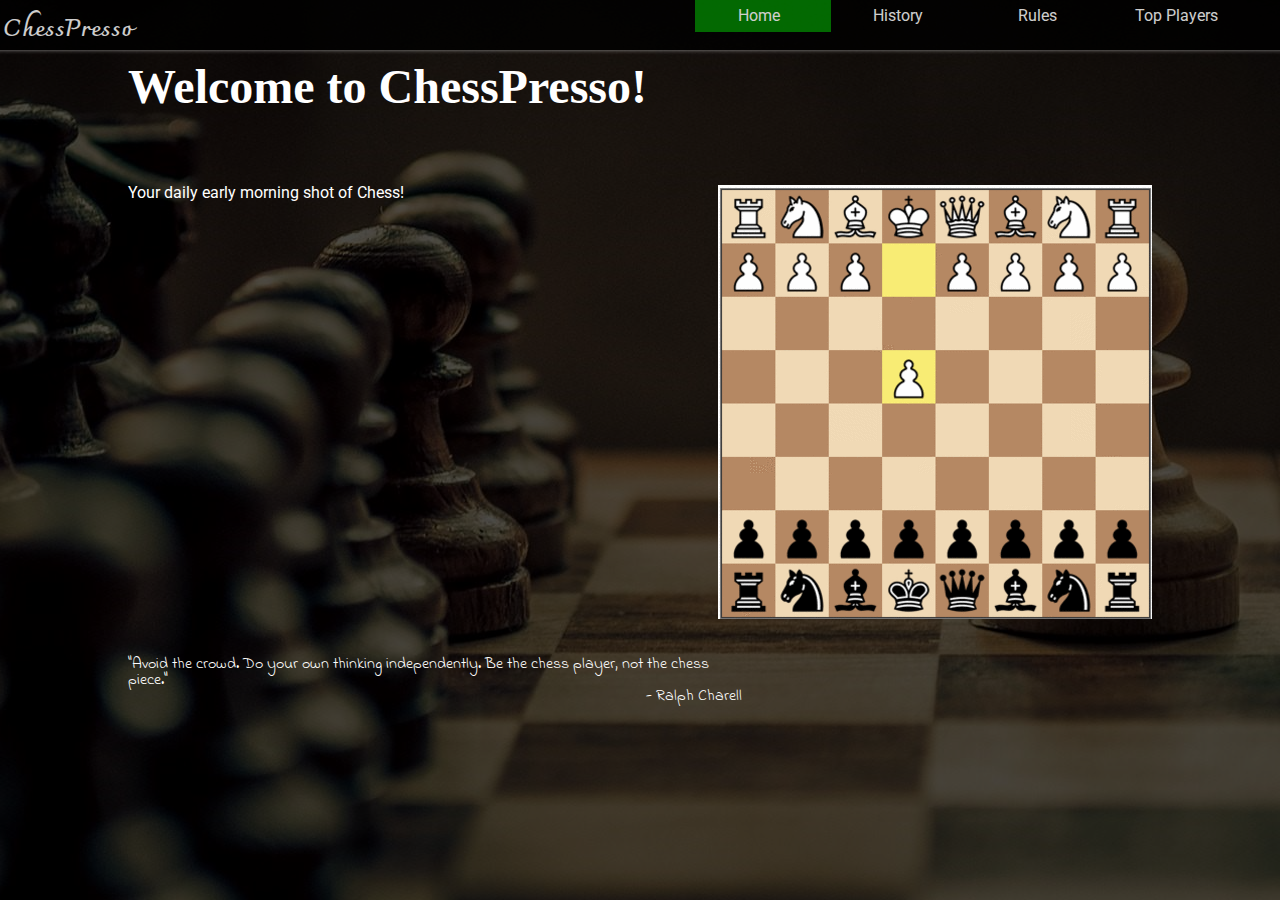
<file: index.html>
<!DOCTYPE html>
<html lang="en">
<head>
    <meta charset="UTF-8">
    <meta name="viewport" content="width=device-width, initial-scale=1">
    <title>ChessPresso</title>
    <link rel="stylesheet" href="https://use.fontawesome.com/releases/v5.3.1/css/all.css" integrity="sha384-mzrmE5qonljUremFsqc01SB46JvROS7bZs3IO2EmfFsd15uHvIt+Y8vEf7N7fWAU" crossorigin="anonymous">
    <link href="https://fonts.googleapis.com/css?family=Charmonman%7cPermanent+Marker%7cRoboto%7cIndie+Flower" rel="stylesheet">
    <link rel="stylesheet" type="text/css" href="css/html5reset-1.6.1.css">
    <link rel="stylesheet" type="text/css" href="css/style.css">
</head>
<body>
    <div class="overlay overlay-home">
        <header>
            <nav class="navbar">
                <div class="navbar-link navbar-link-brand">
                    ChessPresso
                </div>
                <div class="navbar-link navbar-link-toggle">
                    <i class="fas fa-bars"></i>
                </div>
                <div class="navbar-items navbar-items-right">
                    <div class="navbar-link navbar-active">
                        <div class="nav-item-text">
                            <i class="fas fa-home" aria-label="Home"></i>
                            Home
                        </div>
                    </div>
                    <a href="history.html"><div class="navbar-link">
                        <div class="nav-item-text">
                            <i class="fas fa-landmark" aria-label="History"></i>
                            History
                        </div>
                    </div></a>
                    <a href="rules.html"><div class="navbar-link">
                        <div class="nav-item-text">
                            <i class="fas fa-clipboard-list" aria-label="Rules"></i>    
                            Rules
                        </div>
                    </div></a>
                    <a href = "players.html"><div class="navbar-link">    
                        <div class="nav-item-text">
                            <i class="fas fa-users" aria-label="Best Players"></i>
                            Top Players
                        </div>
                    </div></a>
                </div>
            </nav>
        </header>
        <div class="actual-body">
            <main>
                <div class="home-wrapper">
                    <div class="home-heading">
                        <h1 class="home-heading-text">Welcome to ChessPresso!</h1>
                    </div>
                    <div class="home-subheading">Your daily early morning shot of Chess!</div>
                    <div class="home-opening-gif">
                        <img src="images/opening.gif" alt="An animated image showing a famous chess game"/>
                    </div>
                </div>
            </main>
            <footer>
                <div class="home-quote">
                    <div class="home-quote-text">"Avoid the crowd. Do your own thinking independently. Be the chess player, not the chess piece."</div>
                    <div class="home-author">- Ralph Charell</div>
                </div>
            </footer>
        </div>
    </div>
    <script src="js/script.js"></script>
</body>
</html>
</file>
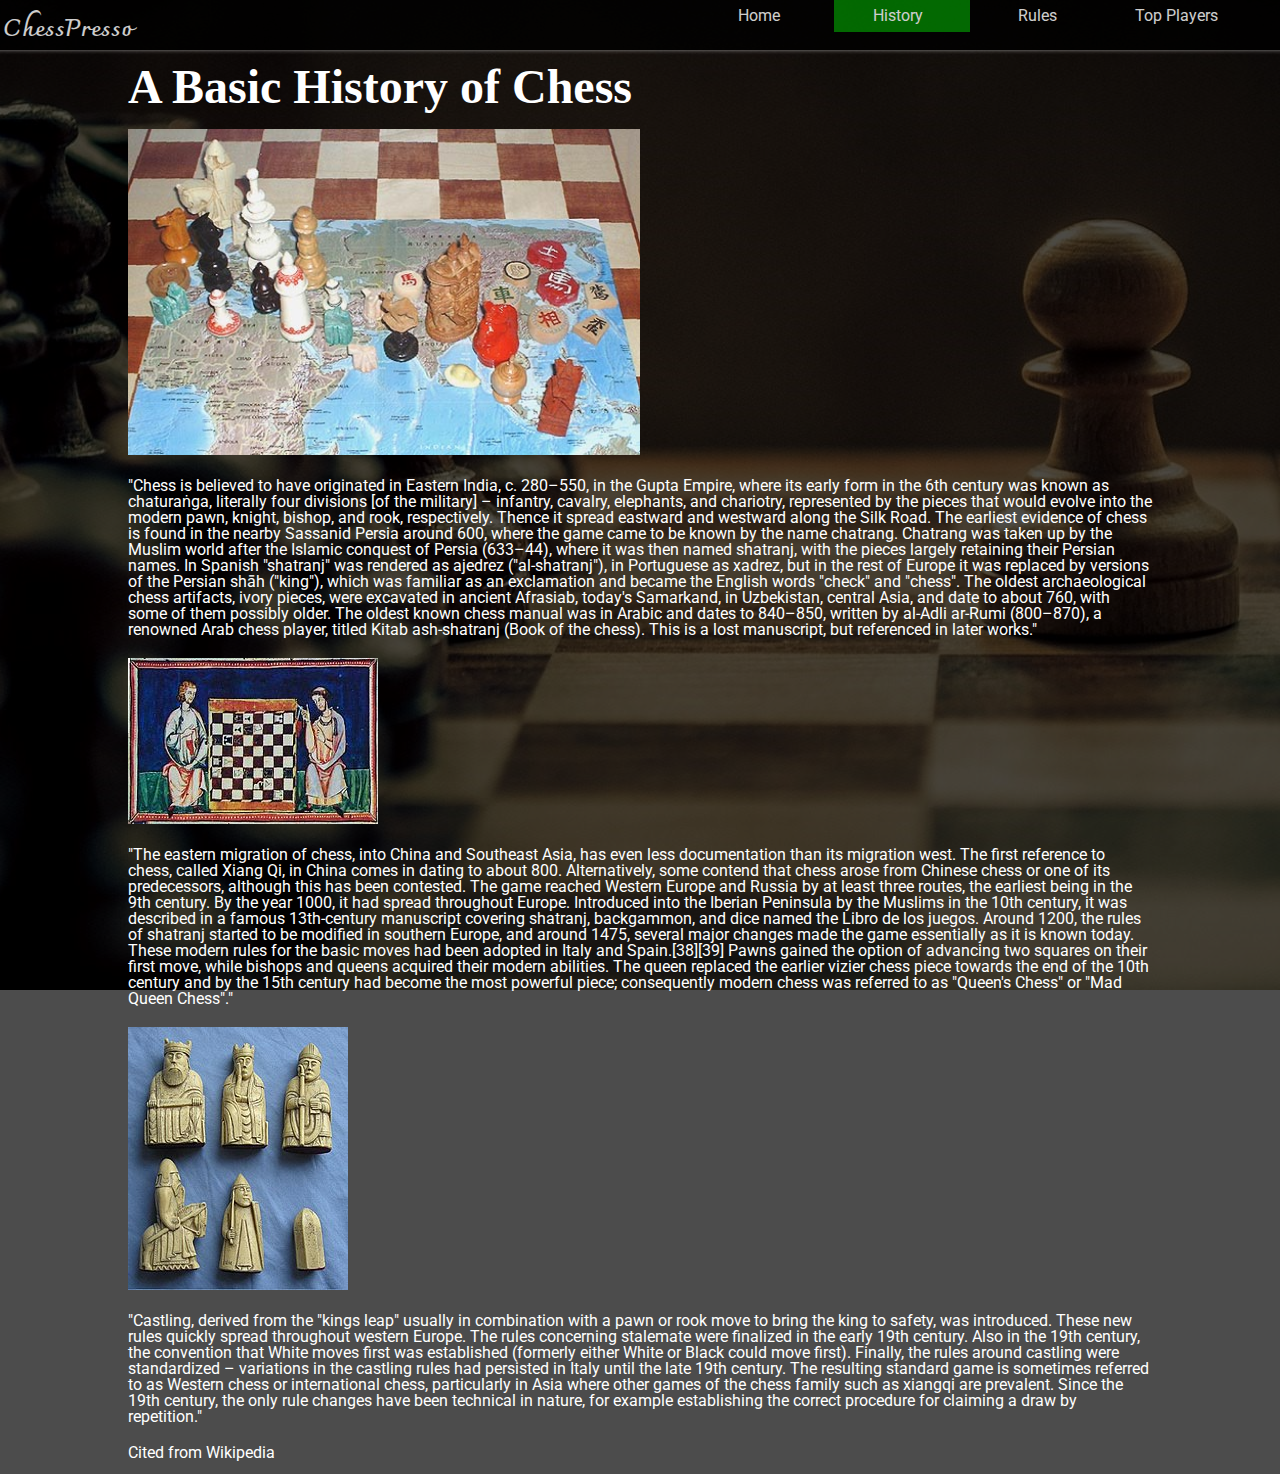
<file: history.html>
<!DOCTYPE html>
<html lang="en">
<head>
    <meta charset="UTF-8">
    <meta name="viewport" content="width=device-width, initial-scale=1">
    <title>Chesspresso - History of Chess</title>
    <link rel="stylesheet" href="https://use.fontawesome.com/releases/v5.3.1/css/all.css" integrity="sha384-mzrmE5qonljUremFsqc01SB46JvROS7bZs3IO2EmfFsd15uHvIt+Y8vEf7N7fWAU" crossorigin="anonymous">
    <link href="https://fonts.googleapis.com/css?family=Charmonman%7cPermanent+Marker%7cRoboto" rel="stylesheet">
    <link rel="stylesheet" type="text/css" href="css/html5reset-1.6.1.css">
    <link rel="stylesheet" type="text/css" href="css/style.css"> 
</head>
<body>
    <div class="overlay">
        <header>
            <nav class="navbar">
                <div class="navbar-link navbar-link-brand">
                    ChessPresso
                </div>
                <div class="navbar-link navbar-link-toggle">
                    <i class="fas fa-bars"></i>
                </div>
                <div class="navbar-items navbar-items-right">
                    <a href="index.html"><div class="navbar-link">
                        <div class="nav-item-text">
                            <i class="fas fa-home" aria-label="Home"></i>
                            Home
                        </div>
                    </div></a>
                    <div class="navbar-link navbar-active">
                        <div class="nav-item-text">
                            <i class="fas fa-landmark" aria-label="History"></i>
                            History
                        </div>
                    </div>
                    <a href="rules.html"><div class="navbar-link">
                        <div class="nav-item-text">
                            <i class="fas fa-clipboard-list" aria-label="Rules"></i>    
                            Rules
                        </div>
                    </div></a>
                    <a href = "players.html"><div class="navbar-link">    
                        <div class="nav-item-text">
                            <i class="fas fa-users" aria-label="Best Players"></i>
                            Top Players
                        </div>
                    </div></a>
                </div>
            </nav>
        </header>
        <div class="actual-body">
            <main>
            <h1 class="history-heading-text">A Basic History of Chess</h1>
            <img class="ancient-chess-image" src="images/history/ancient-chess.jpg" alt="A picture of old chess pieces on a map">
            <p>"Chess is believed to have originated in Eastern India, c. 280–550, in the Gupta Empire, where its early form in the 6th century was known as chaturaṅga, literally four divisions [of the military] – infantry, cavalry, elephants, and chariotry, represented by the pieces that would evolve into the modern pawn, knight, bishop, and rook, respectively. Thence it spread eastward and westward along the Silk Road. The earliest evidence of chess is found in the nearby Sassanid Persia around 600, where the game came to be known by the name chatrang. Chatrang was taken up by the Muslim world after the Islamic conquest of Persia (633–44), where it was then named shatranj, with the pieces largely retaining their Persian names. In Spanish "shatranj" was rendered as ajedrez ("al-shatranj"), in Portuguese as xadrez, but in the rest of Europe it was replaced by versions of the Persian shāh ("king"), which was familiar as an exclamation and became the English words "check" and "chess".
            The oldest archaeological chess artifacts, ivory pieces, were excavated in ancient Afrasiab, today's Samarkand, in Uzbekistan, central Asia, and date to about 760, with some of them possibly older. The oldest known chess manual was in Arabic and dates to 840–850, written by al-Adli ar-Rumi (800–870), a renowned Arab chess player, titled Kitab ash-shatranj (Book of the chess). This is a lost manuscript, but referenced in later works."</p>
            <img src="images/history/old-game.jpg" alt="An old chess game">
            <p>"The eastern migration of chess, into China and Southeast Asia, has even less documentation than its migration west. The first reference to chess, called Xiang Qi, in China comes in dating to about 800. Alternatively, some contend that chess arose from Chinese chess or one of its predecessors, although this has been contested.
            The game reached Western Europe and Russia by at least three routes, the earliest being in the 9th century. By the year 1000, it had spread throughout Europe. Introduced into the Iberian Peninsula by the Muslims in the 10th century, it was described in a famous 13th-century manuscript covering shatranj, backgammon, and dice named the Libro de los juegos.
            Around 1200, the rules of shatranj started to be modified in southern Europe, and around 1475, several major changes made the game essentially as it is known today. These modern rules for the basic moves had been adopted in Italy and Spain.[38][39] Pawns gained the option of advancing two squares on their first move, while bishops and queens acquired their modern abilities. The queen replaced the earlier vizier chess piece towards the end of the 10th century and by the 15th century had become the most powerful piece; consequently modern chess was referred to as "Queen's Chess" or "Mad Queen Chess"."</p>
            <img src="images/history/Old-pieces.jpg" alt="A sapmle image of ancient chess pieces">
            <p>"Castling, derived from the "kings leap" usually in combination with a pawn or rook move to bring the king to safety, was introduced. These new rules quickly spread throughout western Europe. The rules concerning stalemate were finalized in the early 19th century. Also in the 19th century, the convention that White moves first was established (formerly either White or Black could move first). Finally, the rules around castling were standardized – variations in the castling rules had persisted in Italy until the late 19th century. The resulting standard game is sometimes referred to as Western chess or international chess, particularly in Asia where other games of the chess family such as xiangqi are prevalent. Since the 19th century, the only rule changes have been technical in nature, for example establishing the correct procedure for claiming a draw by repetition."</p>
            </main>
            <footer>
            Cited from Wikipedia
            </footer>
        </div>
    </div>
    <script src="js/script.js"></script>
</body>
</html>
</file>
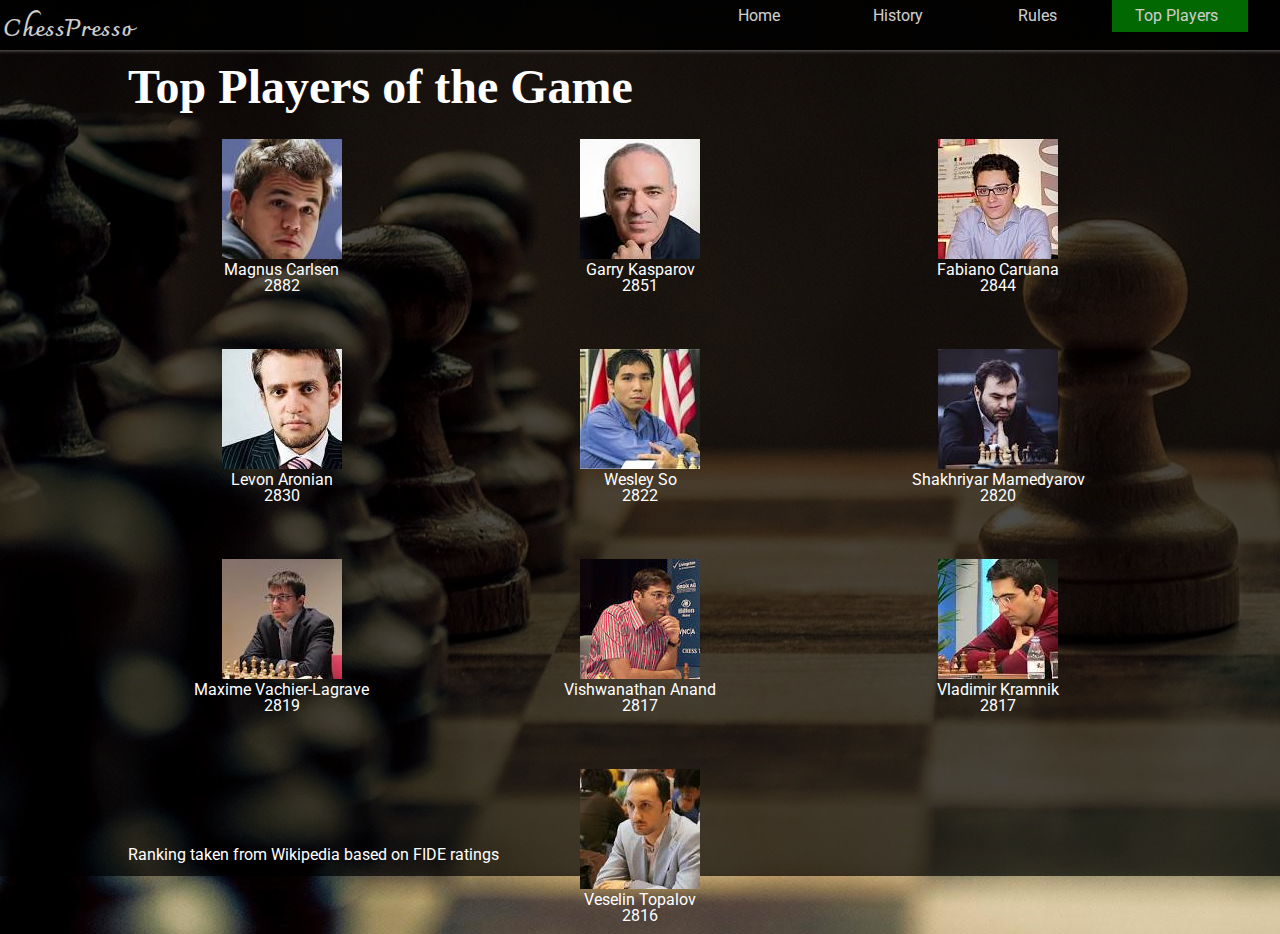
<file: players.html>
<!DOCTYPE html>
<html lang="en">
<head>
    <meta charset="UTF-8">
    <meta name="viewport" content="width=device-width, initial-scale=1">
    <title>Chesspresso - Best Players</title>
    <link rel="stylesheet" href="https://use.fontawesome.com/releases/v5.3.1/css/all.css" integrity="sha384-mzrmE5qonljUremFsqc01SB46JvROS7bZs3IO2EmfFsd15uHvIt+Y8vEf7N7fWAU" crossorigin="anonymous">
    <link href="https://fonts.googleapis.com/css?family=Charmonman%7cPermanent+Marker%7cRoboto" rel="stylesheet">
    <link rel="stylesheet" type="text/css" href="css/html5reset-1.6.1.css">
    <link rel="stylesheet" type="text/css" href="css/style.css"> 
</head>
<body>
    <div class="overlay">
        <header>
            <nav class="navbar">
                <div class="navbar-link navbar-link-brand">
                    ChessPresso
                </div>
                <div class="navbar-link navbar-link-toggle">
                    <i class="fas fa-bars"></i>
                </div>
                <div class="navbar-items navbar-items-right">
                    <a href = "index.html"><div class="navbar-link">
                        <div class="nav-item-text">
                            <i class="fas fa-home" aria-label="Home"></i>
                            Home
                        </div>
                    </div></a>
                    <a href="history.html"><div class="navbar-link">
                        <div class="nav-item-text">
                            <i class="fas fa-landmark" aria-label="History"></i>
                            History
                        </div>
                    </div></a>
                    <a href="rules.html"><div class="navbar-link">
                        <div class="nav-item-text">
                            <i class="fas fa-clipboard-list" aria-label="Rules"></i>    
                            Rules
                        </div>
                    </div></a>
                    <div class="navbar-link navbar-active">    
                        <div class="nav-item-text">
                            <i class="fas fa-users" aria-label="Best Players"></i>
                            Top Players
                        </div>
                    </div>
                </div>
            </nav>
        </header>
        <div class="actual-body">
            <main>
                <h1 class="players-heading-text">Top Players of the Game</h1>
                <div class="players_wrapper">
                    <div class="player_div">
                        <img src="images/players/Magnus.jpg" alt="Magnus Carlsen" class="player_image">
                        <div class="player_name">Magnus Carlsen</div>
                        <div class="player_rating">2882</div>
                    </div>
                    <div class="player_div">
                        <img src="images/players/Garry.jpg" alt="Garry Kasparov" class="player_image">
                        <div class="player_name">Garry Kasparov</div>
                        <div class="player_rating">2851</div>
                    </div>
                    <div class="player_div">
                        <img src="images/players/Fabiano.jpg" alt="Fabiano Caruana" class="player_image">
                        <div class="player_name">Fabiano Caruana</div>
                        <div class="player_rating">2844</div>
                    </div>
                    <div class="player_div">
                        <img src="images/players/Levon.jpg" alt="Levon Aronian" class="player_image">
                        <div class="player_name">Levon Aronian</div>
                        <div class="player_rating">2830</div>
                    </div>
                    <div class="player_div">
                        <img src="images/players/Wesley.jpg" alt="Wesley So" class="player_image">
                        <div class="player_name">Wesley So</div>
                        <div class="player_rating">2822</div>
                    </div>
                    <div class="player_div">
                        <img src="images/players/Shakhriyar.jpg" alt="Shakhriyar Mamedyarov" class="player_image">
                        <div class="player_name">Shakhriyar Mamedyarov</div>
                        <div class="player_rating">2820</div>
                    </div>
                    <div class="player_div">
                        <img src="images/players/Maxime.jpg" alt="Maxime Vachier-Lagrave" class="player_image">
                        <div class="player_name">Maxime Vachier-Lagrave</div>
                        <div class="player_rating">2819</div>
                    </div>
                    <div class="player_div">
                        <img src="images/players/Vishy.jpg" alt="Vishwanathan Anand" class="player_image">
                        <div class="player_name">Vishwanathan Anand</div>
                        <div class="player_rating">2817</div>
                    </div>
                    <div class="player_div">
                        <img src="images/players/Vladimir.jpg" alt="Vladimir Kramnik" class="player_image">
                        <div class="player_name">Vladimir Kramnik</div>
                        <div class="player_rating">2817</div>
                    </div>
                    <div class="player_div">
                        <img src="images/players/Veselin.jpg" alt="Veselin Topalov" class="player_image">
                        <div class="player_name">Veselin Topalov</div>
                        <div class="player_rating">2816</div>
                    </div>
                </div>
            </main>
            <footer>
            Ranking taken from Wikipedia based on FIDE ratings
            </footer>
        </div>
    </div>
    <script src="js/script.js"></script>
</body>
</html>
</file>
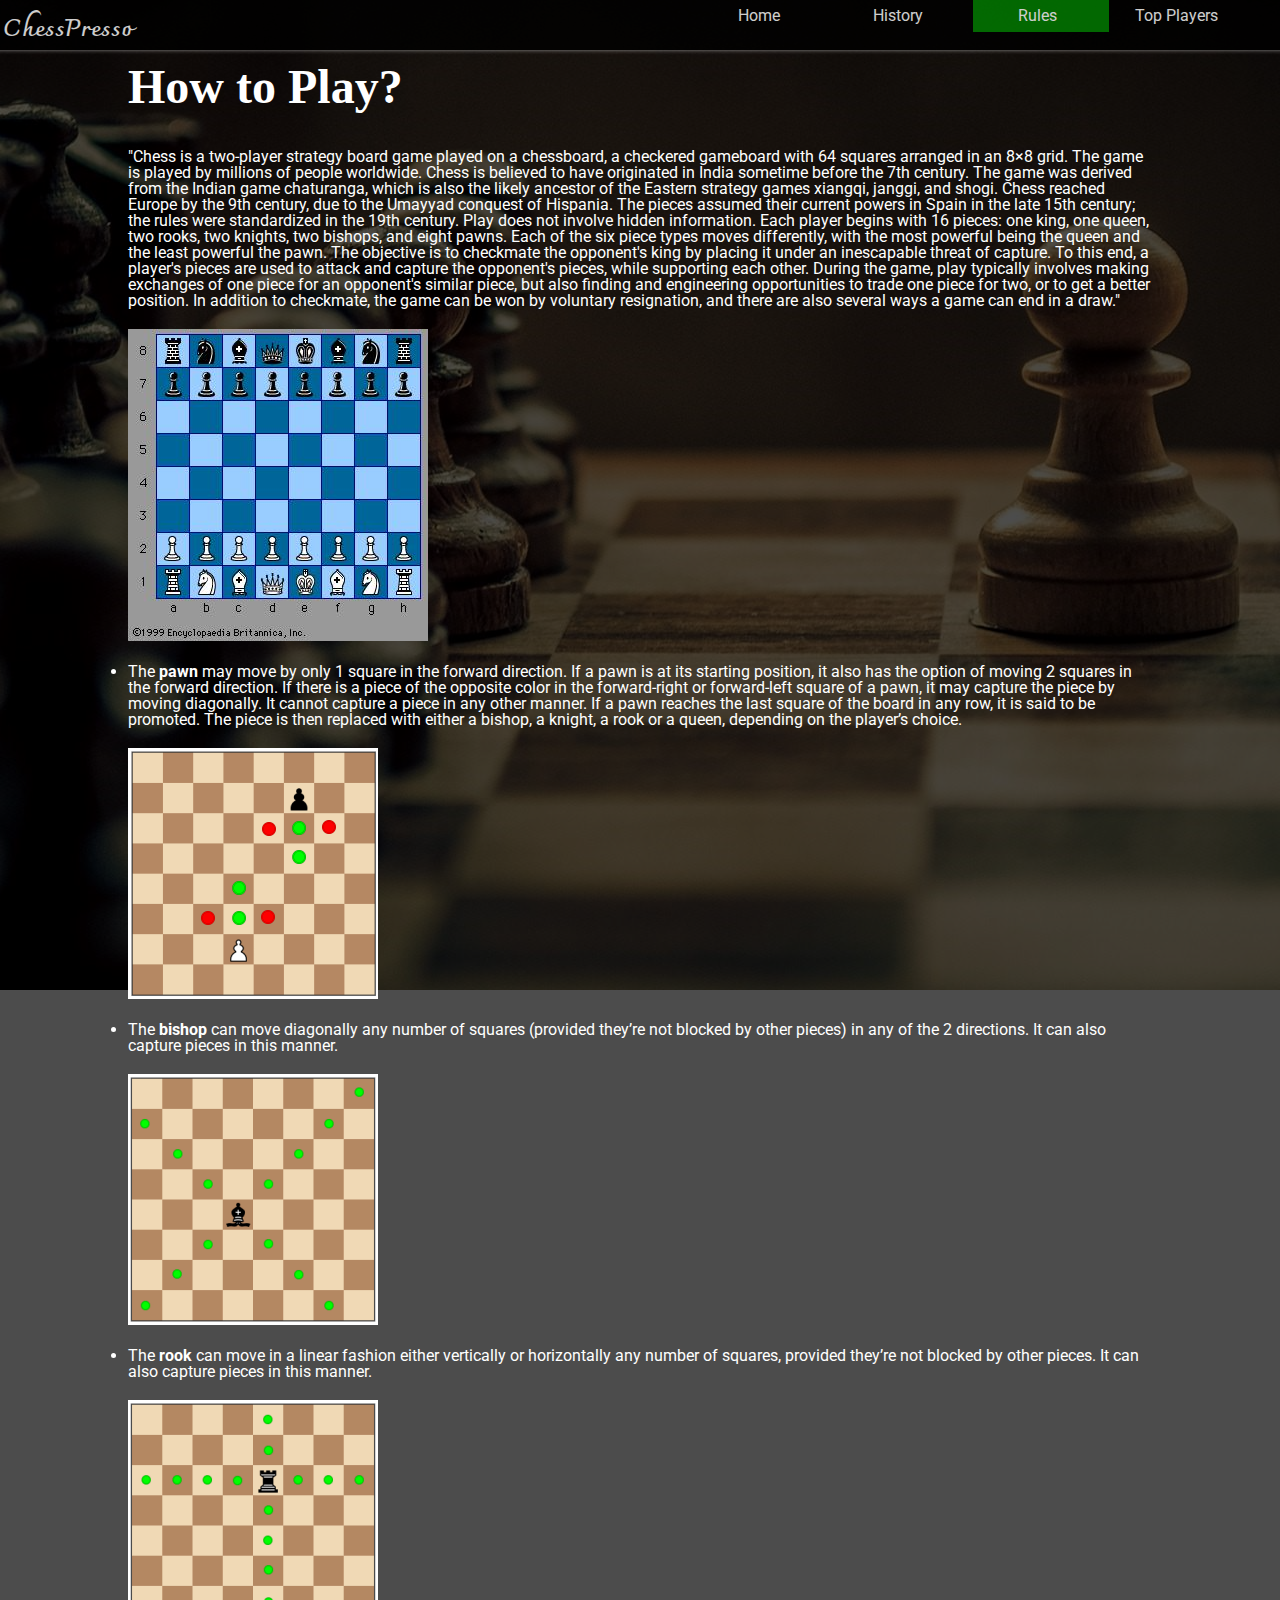
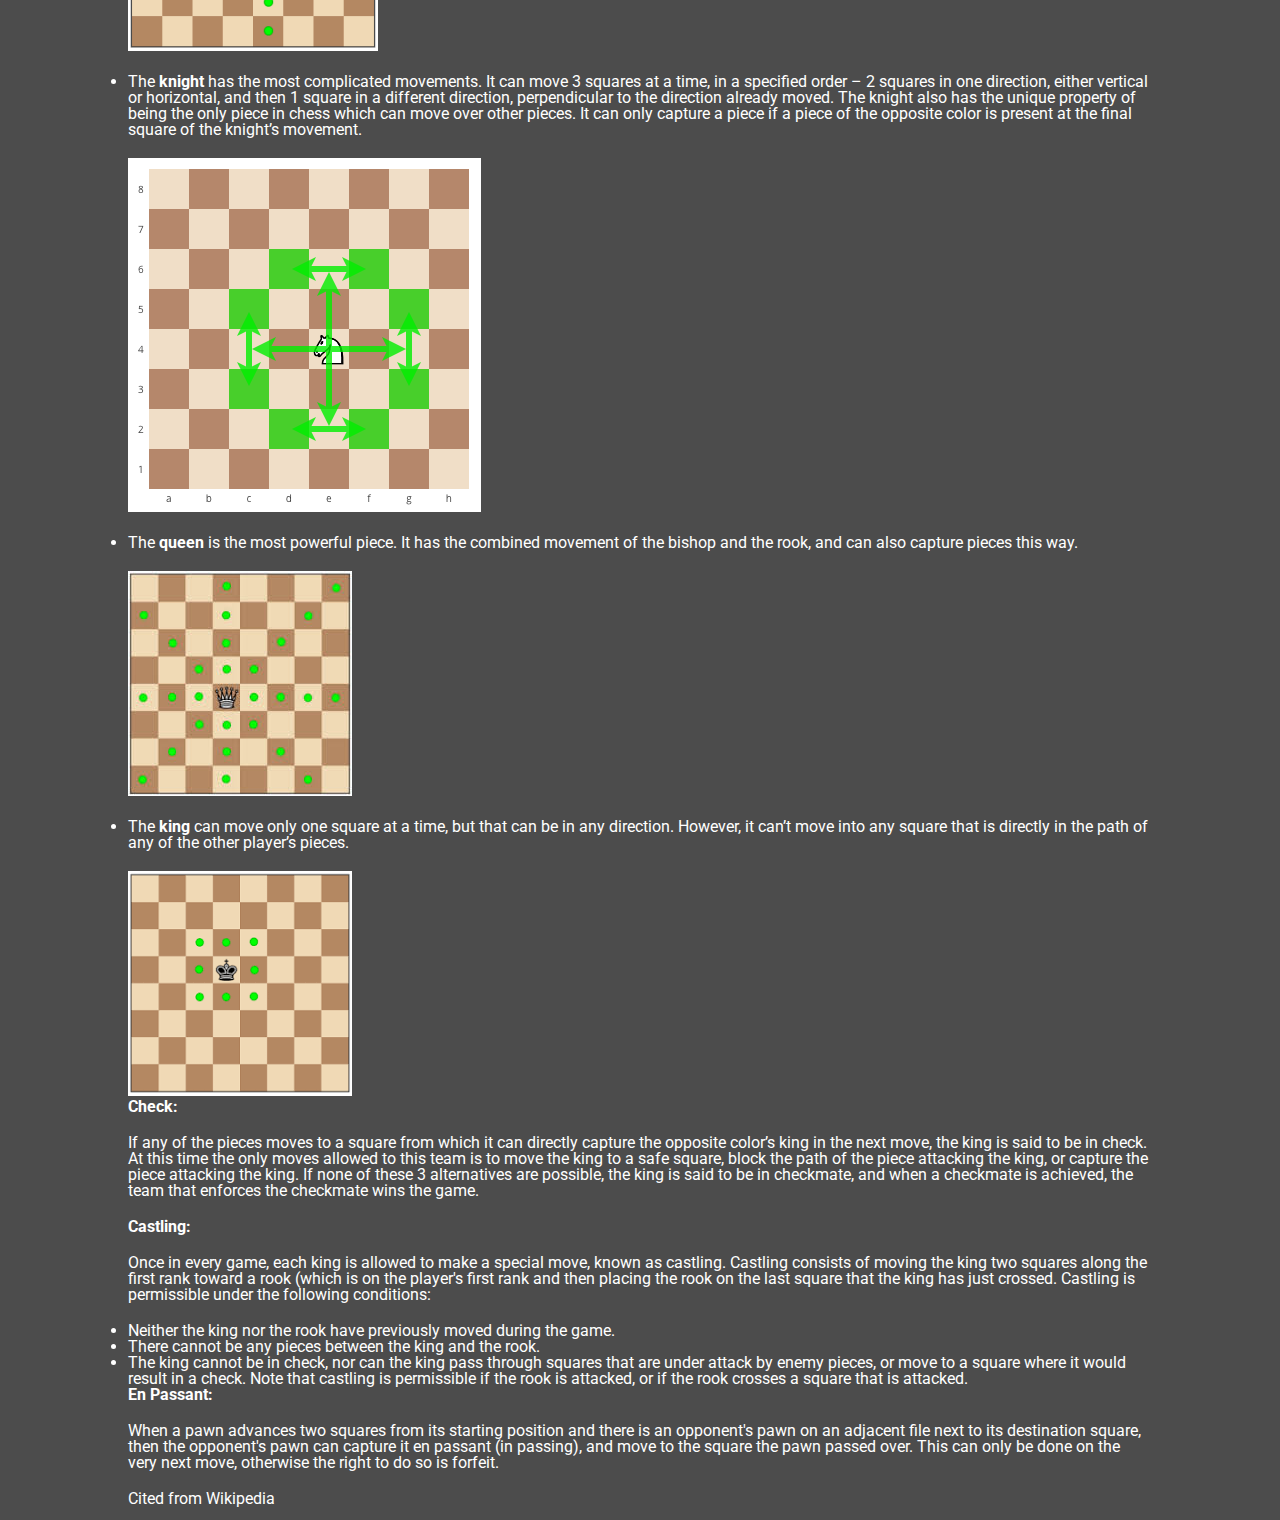
<file: rules.html>
<!DOCTYPE html>
<html lang="en">
<head>
    <meta charset="UTF-8">
    <meta name="viewport" content="width=device-width,initial-scale=1">
    <title>ChessPresso - Rules of Chess</title>
    <link rel="stylesheet" href="https://use.fontawesome.com/releases/v5.3.1/css/all.css" integrity="sha384-mzrmE5qonljUremFsqc01SB46JvROS7bZs3IO2EmfFsd15uHvIt+Y8vEf7N7fWAU" crossorigin="anonymous">
    <link href="https://fonts.googleapis.com/css?family=Charmonman%7cPermanent+Marker%7cRoboto" rel="stylesheet">
    <link rel="stylesheet" type="text/css" href="css/html5reset-1.6.1.css">
    <link rel="stylesheet" type="text/css" href="css/style.css"> 
</head>
<body>
    <div class="overlay">
        <header>
            <nav class="navbar">
                <div class="navbar-link navbar-link-brand">
                    ChessPresso
                </div>
                <div class="navbar-link navbar-link-toggle">
                    <i class="fas fa-bars"></i>
                </div>
                <div class="navbar-items navbar-items-right">
                    <a href="index.html"><div class="navbar-link">
                        <div class="nav-item-text">
                            <i class="fas fa-home" aria-label="Home"></i>
                            Home
                        </div>
                    </div></a>
                    <a href="history.html"><div class="navbar-link">
                        <div class="nav-item-text">
                            <i class="fas fa-landmark" aria-label="History"></i>
                            History
                        </div>
                    </div></a>
                    <div class="navbar-link navbar-active">
                        <div class="nav-item-text">
                            <i class="fas fa-clipboard-list" aria-label="Rules"></i>    
                            Rules
                        </div>
                    </div>
                    <a href = "players.html"><div class="navbar-link">    
                        <div class="nav-item-text">
                            <i class="fas fa-users" aria-label="Best Players"></i>
                            Top Players
                        </div>
                    </div></a>
                </div>
            </nav>
        </header>
        <div class="actual-body">
            <main>
                <h1 class="rules-heading-text">How to Play?</h1>
                <p>"Chess is a two-player strategy board game played on a chessboard, a checkered gameboard with 64 squares arranged in an 8×8 grid. The game is played by millions of people worldwide. Chess is believed to have originated in India sometime before the 7th century. The game was derived from the Indian game chaturanga, which is also the likely ancestor of the Eastern strategy games xiangqi, janggi, and shogi. Chess reached Europe by the 9th century, due to the Umayyad conquest of Hispania. The pieces assumed their current powers in Spain in the late 15th century; the rules were standardized in the 19th century.
                Play does not involve hidden information. Each player begins with 16 pieces: one king, one queen, two rooks, two knights, two bishops, and eight pawns. Each of the six piece types moves differently, with the most powerful being the queen and the least powerful the pawn. The objective is to checkmate the opponent's king by placing it under an inescapable threat of capture. To this end, a player's pieces are used to attack and capture the opponent's pieces, while supporting each other. During the game, play typically involves making exchanges of one piece for an opponent's similar piece, but also finding and engineering opportunities to trade one piece for two, or to get a better position. In addition to checkmate, the game can be won by voluntary resignation, and there are also several ways a game can end in a draw."</p>
                <img src="images/rules/initial-board.jpg" alt="Picture of an initial chess board">
                <ul>
                    <li>
                        <p>The <b>pawn</b> may move by only 1 square in the forward direction. If a pawn is at its starting position, it also has the option of moving 2 squares in the forward direction. If there is a piece of the opposite color in the forward-right or forward-left square of a pawn, it may capture the piece by moving diagonally. It cannot capture a piece in any other manner. If a pawn reaches the last square of the board in any row, it is said to be promoted. The piece is then replaced with either a bishop, a knight, a rook or a queen, depending on the player’s choice.</p>
                        <img src="images/rules/pawn-moves.png" alt="Image depicting pawn moves">
                    </li>
                    <li>
                        <p>The <b>bishop</b> can move diagonally any number of squares (provided they’re not blocked by other pieces) in any of the 2 directions. It can also capture pieces in this manner.</p>
                        <img src="images/rules/bishop-moves.png" alt="Image depicting bishop moves">
                    </li>
                    <li>
                        <p>The <b>rook</b> can move in a linear fashion either vertically or horizontally any number of squares, provided they’re not blocked by other pieces. It can also capture pieces in this manner.</p>
                        <img src="images/rules/rook-moves.png" alt="Image depicting rook moves">
                    </li>
                    <li>
                    <p>The <b>knight</b> has the most complicated movements. It can move 3 squares at a time, in a specified order – 2 squares in one direction, either vertical or horizontal, and then 1 square in a different direction, perpendicular to the direction already moved. The knight also has the unique property of being the only piece in chess which can move over other pieces. It can only capture a piece if a piece of the opposite color is present at the final square of the knight’s movement.</p>
                        <img src="images/rules/knight-moves.png" alt="Image depicting knight moves">
                    </li>
                    <li>
                        <p>The <b>queen</b> is the most powerful piece. It has the combined movement of the bishop and the rook, and can also capture pieces this way.</p>
                        <img src="images/rules/queen-moves.jpg" alt="Image depicting queen moves">
                    </li>
                    <li>
                        <p>The <b>king</b> can move only one square at a time, but that can be in any direction. However, it can’t move into any square that is directly in the path of any of the other player’s pieces.</p>
                        <img src="images/rules/king-moves.png" alt="Image depicting king moves">
                    </li>
                </ul>
                <h2>Check:</h2>
                <p>If any of the pieces moves to a square from which it can directly capture the opposite color’s king in the next move, the king is said to be in check. At this time the only moves allowed to this team is to move the king to a safe square, block the path of the piece attacking the king, or capture the piece attacking the king. If none of these 3 alternatives are possible, the king is said to be in checkmate, and when a checkmate is achieved, the team that enforces the checkmate wins the game.</p>
                <h2>Castling:</h2>
                <p>Once in every game, each king is allowed to make a special move, known as castling. Castling consists of moving the king two squares along the first rank toward a rook (which is on the player's first rank and then placing the rook on the last square that the king has just crossed. Castling is permissible under the following conditions:</p>
                <ul>
                    <li>Neither the king nor the rook have previously moved during the game.</li>
                    <li>There cannot be any pieces between the king and the rook.</li>
                    <li>The king cannot be in check, nor can the king pass through squares that are under attack by enemy pieces, or move to a square where it would result in a check. Note that castling is permissible if the rook is attacked, or if the rook crosses a square that is attacked.</li>
                </ul>
                <h2>En Passant:</h2>
                <p>When a pawn advances two squares from its starting position and there is an opponent's pawn on an adjacent file next to its destination square, then the opponent's pawn can capture it en passant (in passing), and move to the square the pawn passed over. This can only be done on the very next move, otherwise the right to do so is forfeit. </p>
            </main>
            <footer>
            Cited from Wikipedia
            </footer>
        </div>
    </div>
    <script src="js/script.js"></script>
</body>
</html>
</file>
<file: css/style.css>
/* Main body elements common to all pages */

body {
	background-image: url('../images/wallpaper.jpg');
	background-repeat: no-repeat;
    background-attachment: fixed;
	background-position: center;
	font-family: 'Roboto', sans-serif;
}

.overlay {
    background-color: rgba(0, 0, 0, 0.7);
    background-attachment: fixed;
	background-position: center;
	position: absolute;
	top: 0;
	left: 0;
	width: 100vw;
}

p {
	margin: 20px 0px;
}

h1 {
	padding-bottom: 2vh;
}

.actual-body {
	padding-top: 1%;
	padding-bottom: 1%;
	color: #ffffff;
	width: 80%;
	margin: auto;
}

footer {
	margin-top: 2vh;
}

/* Flexbox Navbar, common to all pages */

.navbar {
	background-color: #000000;
	display: flex;
	flex-direction: column;
	box-shadow: 0px -9px 5px 8px #fff;
	color: #ffffff;
	opacity: 0.8;
}

.navbar-link {
	padding: 8px;
	/* text-align: center; */
	padding-left: 5vw;
	margin-left: 3px;
	width: 100%;
}

.navbar-link:hover {
	background-color: green;
}

.navbar-items-right .navbar-link:hover {
	width: 100vw;
}

.navbar-items {
	display: flex;
	flex-direction: column;
	justify-content: center;
	align-items: flex-start;
	display: none;
}

.navbar-items-right {
	margin-left: 0;
	margin-right: 2em;
}

.navbar-link-brand {
	font-family: 'Charmonman', cursive;
	font-weight: bold;
	font-size: 1.5em;
	padding-top: 2vh;
}

.navbar-link-brand:hover {
	color: #ccc;
	background-color: #000000;
}

.navbar-link-toggle {
	width: 2em;
	align-self: flex-end;
	display: initial;
	position: absolute;
	cursor: pointer;
	padding-top: 2vh;
}

.navbar-link-toggle:hover {
	color: #ccc;
	background-color: #000000;
}

.navbar-items > a {
	color: #fff;
	text-decoration: none;
}

.navbar-items > a:active {
	color: #fff;
}

.navbar-items > a:visited {
	color: #fff;
}

.navbar-active {
	background-color: green;
}

/* Specific styles for the Home page */

.overlay-home {
	height: 100vh;
	position: fixed;
}

.home-heading-text {
	font-family: 'Permanent Marker', cursive;
	font-size: 3em;
}

.home-subheading {
	margin-top: 5vh;
}

.home-opening-gif {
	text-align: right;
	display: none;
}

.home-quote {
	width:60%;
	margin-top: 5vh;
	font-family: 'Indie Flower', cursive;
}

.home-author {
	text-align: right;
}

/* Specific styles for the History page */

.history-heading-text {
	font-family: 'Permanent Marker', cursive;
	font-size: 3em;
}

.ancient-chess-image {
	width: 70%;
}

/* Specific styles for the Rules page */

.rules-heading-text {
	font-family: 'Permanent Marker', cursive;
	font-size: 3em;
}

/* Specific styles for the Best Players Page */

.players_wrapper {
	display: block;
}

.player_div {
	text-align: center;
	padding-top: 10px;
	padding-bottom: 10px;
	display: block;
	width: 100%;
}

.players-heading-text {
	font-family: 'Permanent Marker', cursive;
	font-size: 3em;
}

.navbar-toggle-show {
	display: flex;
}

@media only screen and (orientation: landscape) {

	/* Home page */

	.home-opening-gif {
		display: block;
		margin-top: 5vh;
		text-align: left;
	}

	.overlay-home {
		height: auto;
		width: 100vw;
		position: static;
	}

	/* Players page */

	.players_wrapper {
		display: grid;
		grid-template-columns: 45% 45%;
		grid-gap: 5%;
		justify-content: center;
	}

}

@media only screen and (min-width: 768px) {

	/* Make navbar expand on desktop */

	.navbar-items, .navbar {
		display: flex;
		flex-direction: row;
	}

	.navbar-link {
		width: 8em;
		padding-left: 0;
	}

	.navbar-link i {
		display: block;
	}

	.navbar-items {
		align-content: flex-start;
		text-align: center;
	}

	.navbar-items-right {
		margin-left: auto;
	}

	.navbar-items-right .navbar-link:hover {
		width: 8em;
	}

	.navbar-link-toggle {
		display: none;
	}

	.home-wrapper {
		display: grid;
		grid-template-rows: repeat(3, auto);
		grid-template-columns: repeat(2, auto);
		grid-gap: 2%;
	}

	/* Home page  */
	
	.home-heading {
		grid-column: 1 / span 2;
	}

	.home-opening-gif {
		display: initial;
		text-align: right;
	}

	.overlay-home {
		height: 100vh;
	}

	/* History page  */

	.ancient-chess-image {
		width: 50%;
	}

	/* Players page  */

	.players_wrapper {
		display: grid;
		grid-template-columns: repeat(3, 30%);
		grid-gap: 5%;
		justify-content: center;
	}

	.player_div:last-child {
		grid-column: 1 / span 3;
	}

}
</file>
